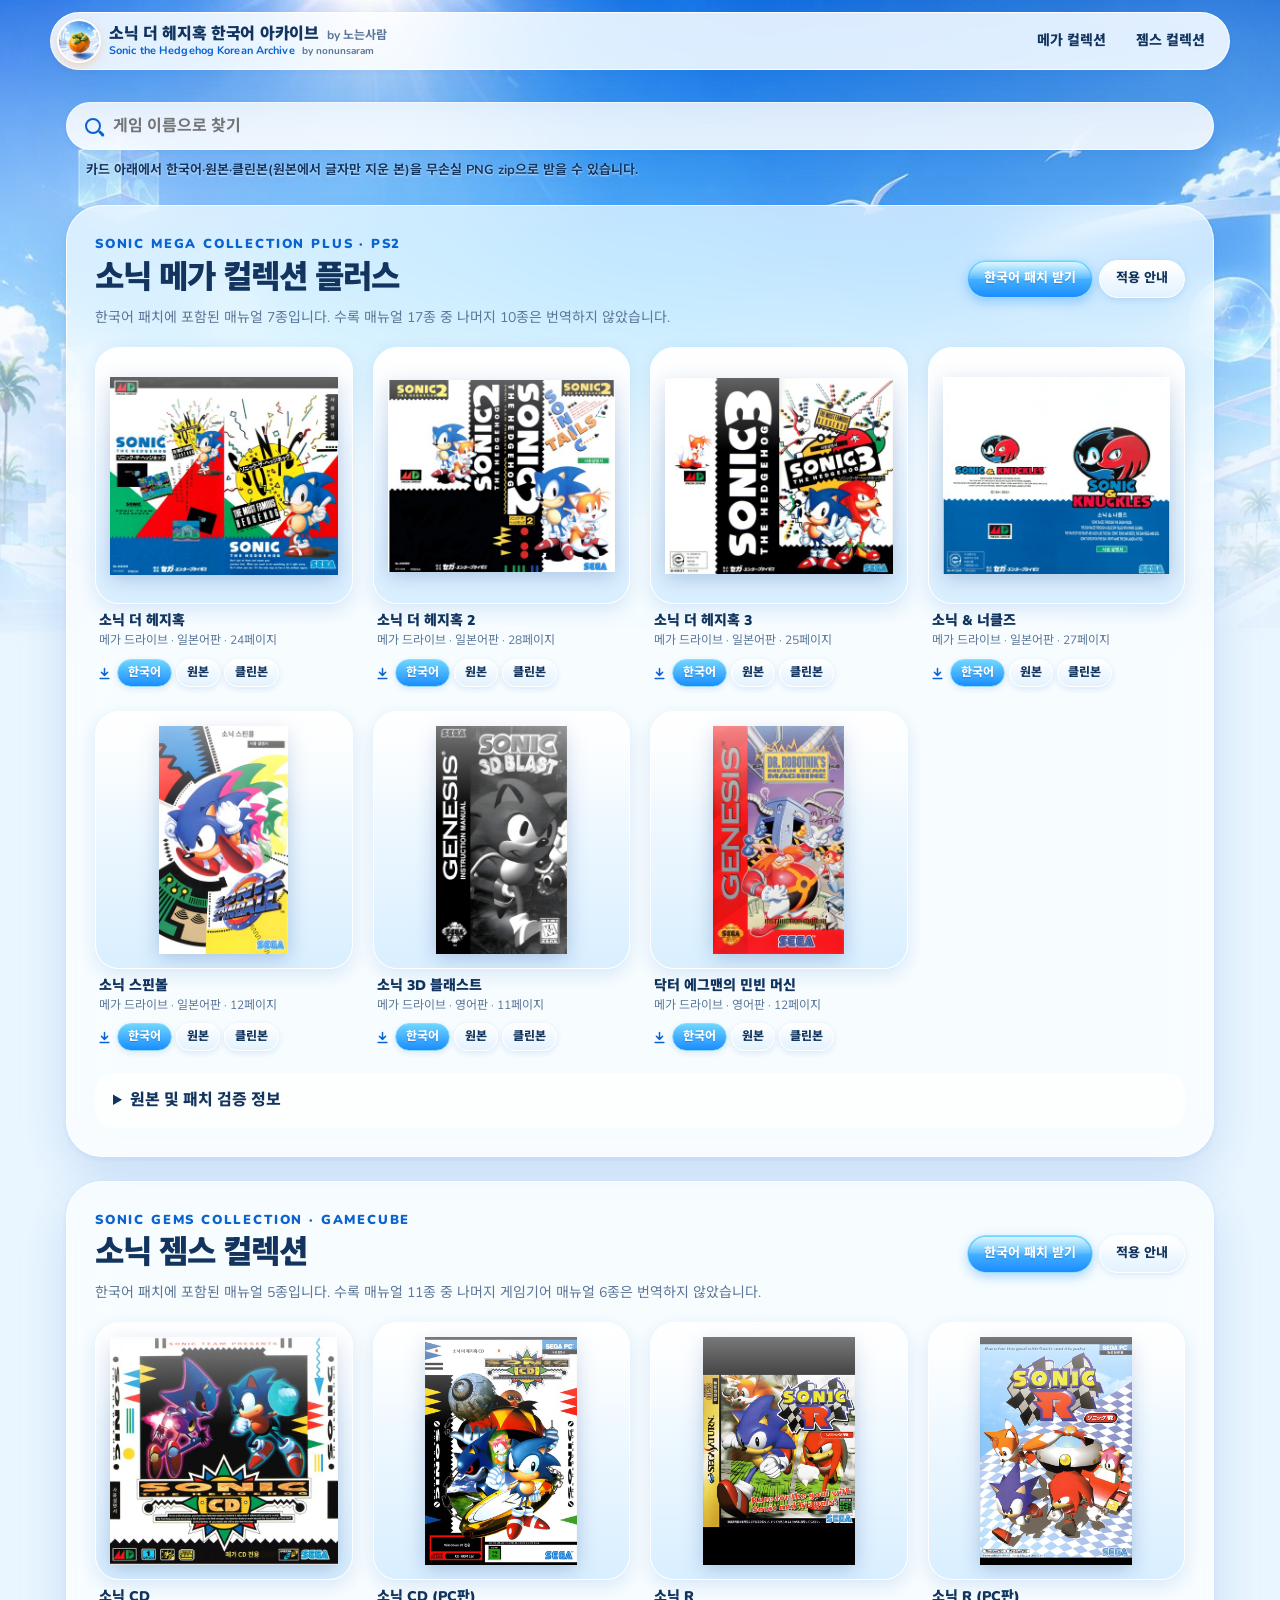
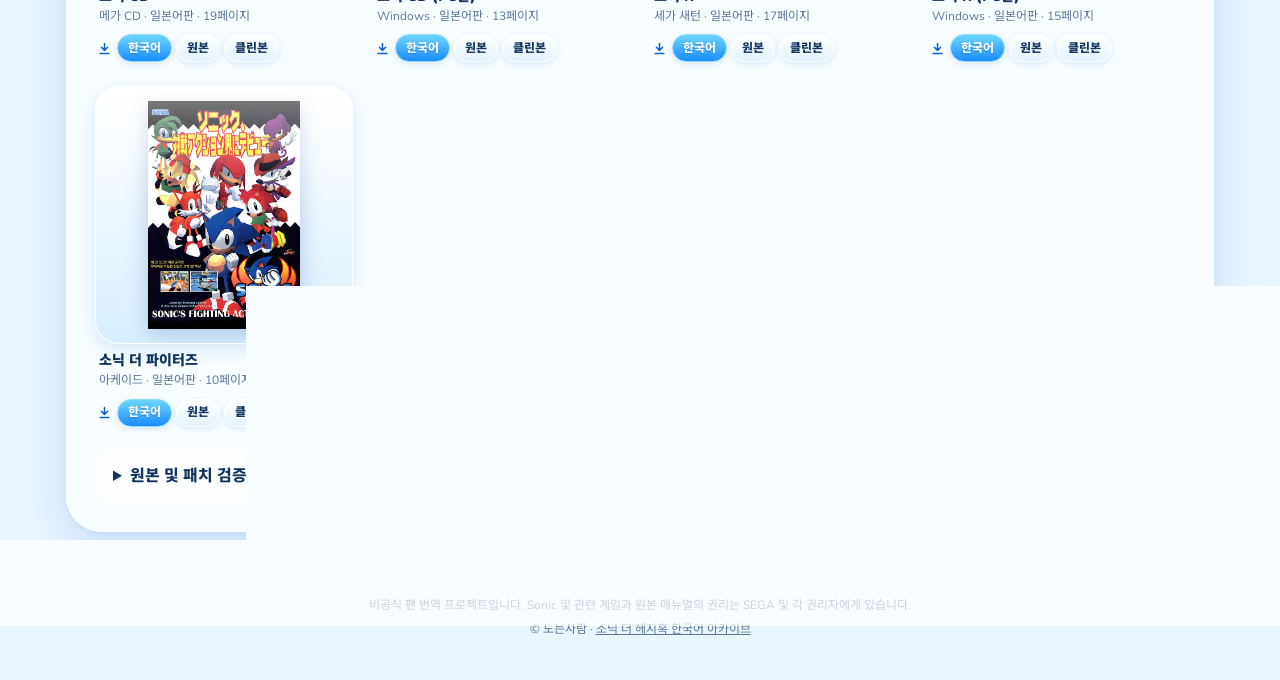
<file: docs/index.html>
<!doctype html>
<html lang="ko">
<head>
<meta charset="utf-8">
<meta name="viewport" content="width=device-width,initial-scale=1">
<title>소닉 한국어 매뉴얼 · 소닉 더 헤지혹 한국어 아카이브</title>
<meta name="description" content="소닉 메가 컬렉션 플러스와 소닉 젬스 컬렉션에 수록된 게임 매뉴얼을 한국어로 옮겨 웹에서 읽을 수 있습니다.">
<meta name="theme-color" content="#3a9bff">
<link rel="icon" href="assets/img/favicon.png" type="image/png">
<link rel="apple-touch-icon" href="assets/img/avatar.jpg">
<link rel="preconnect" href="https://fonts.googleapis.com">
<link rel="preconnect" href="https://fonts.gstatic.com" crossorigin>
<link rel="stylesheet" href="https://fonts.googleapis.com/css2?family=Noto+Sans+KR:wght@400..900&family=Nunito:wght@600..900&display=swap">
<link rel="stylesheet" href="assets/css/styles.css">
<script type="module" src="assets/js/catalog.js"></script>
</head>
<body>
<a class="skip" href="#main">본문으로 이동</a>
<div class="sky" aria-hidden="true"></div>
<div class="bubbles" aria-hidden="true"></div>

<header class="site-header">
  <a href="https://nonunsaram.github.io/sonic-archive/" class="brand">
    <img class="brand-avatar" src="assets/img/avatar.jpg" alt="" width="40" height="40">
    <span class="brand-text"><span class="brand-title">소닉 더 헤지혹 한국어 아카이브 <small class="brand-by">by 노는사람</small></span><span class="brand-en" lang="en">Sonic the Hedgehog Korean Archive <small class="brand-by">by nonunsaram</small></span></span>
  </a>
  <nav class="site-nav" aria-label="사이트">
    <a href="#mega">메가 컬렉션</a>
    <a href="#gems">젬스 컬렉션</a>
  </nav>
</header>

<main id="main">
  <label class="search"><span class="sr-only">매뉴얼 검색</span><input id="search" type="search" placeholder="게임 이름으로 찾기" autocomplete="off"></label>
  <p class="files-note">카드 아래에서 한국어·원본·클린본(원본에서 글자만 지운 본)을 무손실 PNG zip으로 받을 수 있습니다.</p>
  <p id="status" class="sr-only" role="status">매뉴얼을 불러오는 중입니다.</p>
  <div id="collections"></div>
</main>

<footer>
  <p>비공식 팬 번역 프로젝트입니다. Sonic 및 관련 게임과 원본 매뉴얼의 권리는 SEGA 및 각 권리자에게 있습니다.</p>
  <p>© 노는사람 · <a href="https://nonunsaram.github.io/sonic-archive/">소닉 더 헤지혹 한국어 아카이브</a></p>
</footer>
</body>
</html>
</file>
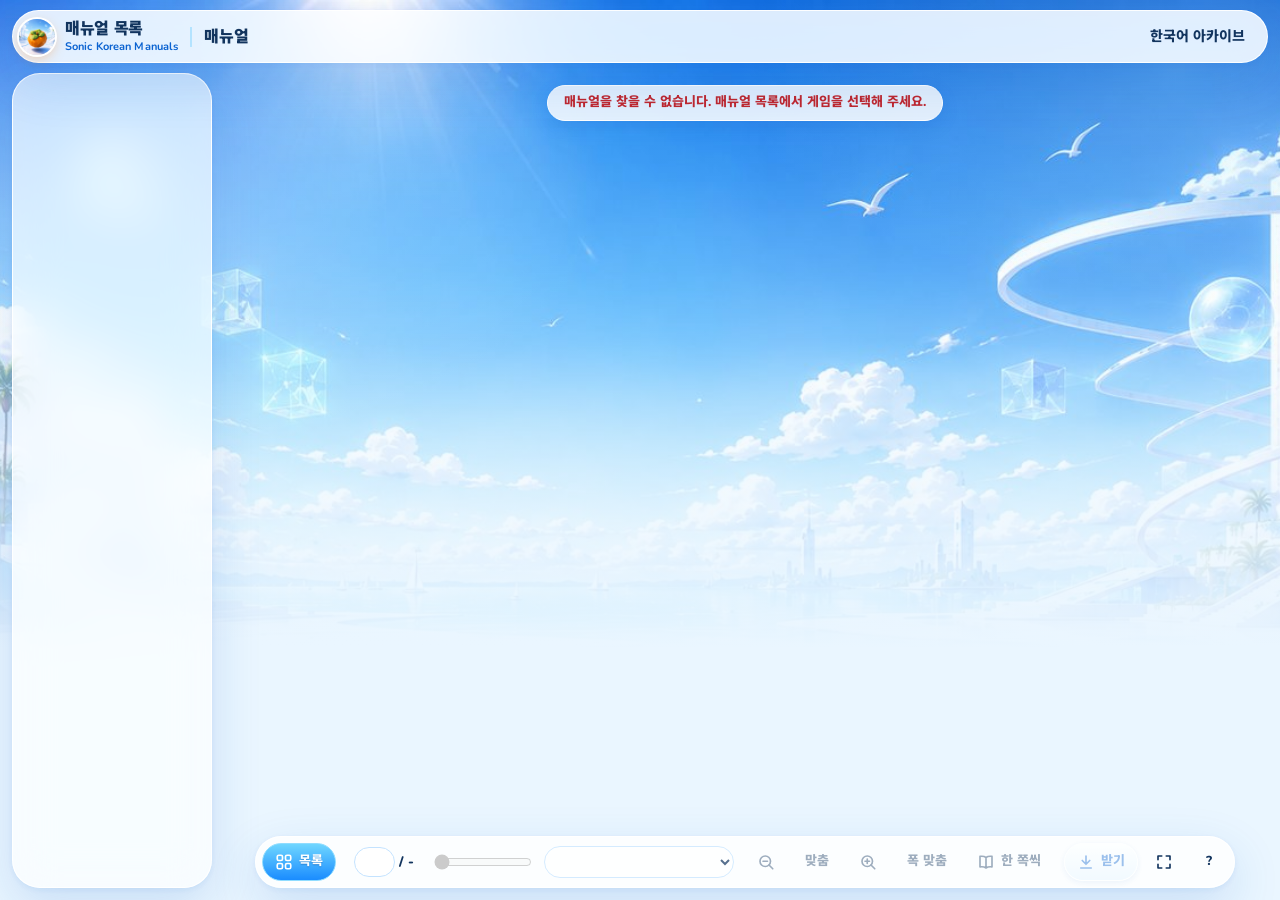
<file: docs/manual.html>
<!doctype html>
<html lang="ko">
<head>
<meta charset="utf-8">
<meta name="viewport" content="width=device-width,initial-scale=1">
<title>한국어 매뉴얼 뷰어</title>
<meta name="theme-color" content="#3a9bff">
<link rel="icon" href="assets/img/favicon.png" type="image/png">
<link rel="preconnect" href="https://fonts.googleapis.com">
<link rel="preconnect" href="https://fonts.gstatic.com" crossorigin>
<link rel="stylesheet" href="https://fonts.googleapis.com/css2?family=Noto+Sans+KR:wght@400..900&family=Nunito:wght@600..900&display=swap">
<link rel="stylesheet" href="assets/css/styles.css">
<script type="module" src="assets/js/reader.js"></script>
</head>
<body class="reader-body">
<a class="skip" href="#viewport">본문으로 이동</a>
<div class="sky" aria-hidden="true"></div>
<header class="site-header">
  <a href="index.html" id="back" class="brand" aria-label="매뉴얼 목록으로">
    <img class="brand-avatar" src="assets/img/avatar.jpg" alt="" width="36" height="36">
    <span class="brand-text"><span class="brand-title">매뉴얼 목록</span><span id="collection" class="brand-en" lang="en">Sonic Korean Manuals</span></span>
  </a>
  <div class="reader-title"><h1><span id="title">매뉴얼</span> <small id="edition"></small></h1><p id="page-info" aria-live="polite"></p></div>
  <nav class="site-nav" aria-label="사이트">
    <a href="https://nonunsaram.github.io/sonic-archive/">한국어 아카이브</a>
  </nav>
</header>
<main class="reader-main" id="main">
  <aside id="thumbs" class="thumbs" aria-label="페이지 목록"><ol id="thumb-list"></ol></aside>
  <div class="stage">
    <p id="status" class="reader-status" role="status" aria-live="polite">매뉴얼을 불러오는 중입니다.</p>
    <div class="view">
      <button id="prev" class="flip prev" type="button" disabled aria-label="이전 페이지" data-step="-1">‹</button>
      <div id="viewport" class="viewport loading" tabindex="-1" data-fit="page">
        <img id="image" alt="" draggable="false">
      </div>
      <button id="next" class="flip next" type="button" disabled aria-label="다음 페이지" data-step="1">›</button>
    </div>
    <div id="help" class="popover help" hidden>
      <h2>사용 방법</h2>
      <dl>
        <dt><kbd>←</kbd> <kbd>→</kbd></dt><dd>이전 / 다음 페이지</dd>
        <dt><kbd>Home</kbd> <kbd>End</kbd></dt><dd>처음 / 마지막 페이지</dd>
        <dt><kbd>+</kbd> <kbd>-</kbd></dt><dd>확대 / 축소</dd>
        <dt><kbd>0</kbd></dt><dd>화면 맞춤으로 되돌리기</dd>
        <dt><kbd>W</kbd></dt><dd>폭 맞춤 전환</dd>
        <dt><kbd>S</kbd></dt><dd>펼친 면을 한 쪽씩 보기</dd>
        <dt><kbd>T</kbd></dt><dd>페이지 목록 보이기 / 숨기기</dd>
        <dt><kbd>D</kbd></dt><dd>받기 메뉴</dd>
        <dt><kbd>F</kbd></dt><dd>전체 화면</dd>
        <dt>터치</dt><dd>좌우로 밀어 넘기기, 두 번 탭해 확대</dd>
      </dl>
    </div>
    <div id="download-menu" class="popover" hidden>
      <a id="download-page" class="menu-item" download>이 페이지 받기<small id="download-page-note"></small></a>
      <hr>
      <div id="download-extras"></div>
    </div>
    <button id="resume" class="resume" type="button" hidden></button>
    <nav class="toolbar" aria-label="매뉴얼 페이지 탐색">
      <div class="group">
        <button id="toggle-thumbs" class="tool" type="button" aria-controls="thumbs" aria-pressed="true" title="페이지 목록 (T)">
          <svg viewBox="0 0 24 24" aria-hidden="true"><rect x="3" y="3" width="7" height="7" rx="2"/><rect x="14" y="3" width="7" height="7" rx="2"/><rect x="3" y="14" width="7" height="7" rx="2"/><rect x="14" y="14" width="7" height="7" rx="2"/></svg><span class="hide-narrow">목록</span>
        </button>
      </div>
      <button class="tool step only-phone" type="button" disabled aria-label="이전 페이지" data-step="-1"><svg viewBox="0 0 24 24" aria-hidden="true"><path d="M15 5l-7 7 7 7"/></svg></button>
      <label class="counter"><span class="sr-only">페이지 번호</span><input id="page-input" type="text" inputmode="numeric" autocomplete="off" disabled> / <span id="page-total">-</span></label>
      <button class="tool step only-phone" type="button" disabled aria-label="다음 페이지" data-step="1"><svg viewBox="0 0 24 24" aria-hidden="true"><path d="M9 5l7 7-7 7"/></svg></button>
      <input id="scrub" class="scrub" type="range" min="1" max="1" value="1" disabled aria-label="페이지 이동">
      <label class="page-select hide-narrow"><span class="sr-only">페이지 선택</span><select id="page" disabled></select></label>
      <div class="group">
        <button id="zoom-out" class="tool hide-phone" type="button" disabled title="축소 (-)" aria-label="축소"><svg viewBox="0 0 24 24" aria-hidden="true"><circle cx="11" cy="11" r="7"/><path d="M8 11h6M21 21l-5-5"/></svg></button>
        <button id="zoom-reset" class="tool" type="button" disabled title="화면 맞춤 (0)"><span id="zoom-label">맞춤</span></button>
        <button id="zoom-in" class="tool" type="button" disabled title="확대 (+)" aria-label="확대"><svg viewBox="0 0 24 24" aria-hidden="true"><circle cx="11" cy="11" r="7"/><path d="M8 11h6M11 8v6M21 21l-5-5"/></svg></button>
        <button id="fit-width" class="tool hide-narrow" type="button" disabled aria-pressed="false" title="폭 맞춤 (W)">폭 맞춤</button>
        <button id="split" class="tool" type="button" disabled aria-pressed="false" title="한 쪽씩 보기 (S)" aria-label="한 쪽씩 보기"><svg viewBox="0 0 24 24" aria-hidden="true"><path d="M12 6v14M12 6c-2-1.5-5-2-8-1.5v14c3-.5 6 0 8 1.5M12 6c2-1.5 5-2 8-1.5v14c-3-.5-6 0-8 1.5"/></svg><span class="hide-narrow">한 쪽씩</span></button>
      </div>
      <div class="group">
        <button id="download" class="tool accent" type="button" disabled aria-controls="download-menu" aria-expanded="false" title="받기 (D)">
          <svg viewBox="0 0 24 24" aria-hidden="true"><path d="M12 4v11M7 10l5 5 5-5M5 20h14"/></svg><span class="hide-narrow">받기</span>
        </button>
        <button id="fullscreen" class="tool hide-phone" type="button" title="전체 화면 (F)" aria-label="전체 화면"><svg viewBox="0 0 24 24" aria-hidden="true"><path d="M4 9V4h5M20 9V4h-5M4 15v5h5M20 15v5h-5"/></svg></button>
        <button id="toggle-help" class="tool" type="button" aria-controls="help" aria-expanded="false" title="사용 방법" aria-label="사용 방법">?</button>
      </div>
    </nav>
  </div>
</main>
</body>
</html>
</file>
<file: docs/assets/css/styles.css>
/* 소닉 한국어 매뉴얼 사이트
   소닉 더 헤지혹 한국어 아카이브(nonunsaram.github.io/sonic-archive)와 같은 디자인:
   Wii 시절 프루티거 에어로 느낌의 하늘, 유리 패널, 동글동글한 광택 버튼. */
:root {
  color-scheme: light;
  --sky: #3a9bff;
  --sky-deep: #0b63d1;
  --aqua: #1fb6ff;
  --ink: #12345e;
  --muted: #5b7698;
  --glass: rgba(255, 255, 255, .68);
  --glass-strong: rgba(255, 255, 255, .86);
  --stroke: rgba(255, 255, 255, .95);
  --shadow: 0 18px 50px rgba(20, 100, 200, .16), 0 2px 6px rgba(20, 100, 200, .08);
  --kaki: #ff8a1f;
  --font: "Nunito", "Noto Sans KR", -apple-system, BlinkMacSystemFont, "Apple SD Gothic Neo", "Malgun Gothic", system-ui, sans-serif;
}
* { box-sizing: border-box; }
html { -webkit-text-size-adjust: 100%; scroll-behavior: smooth; scroll-padding-top: 96px; }
body { margin: 0; min-height: 100vh; font-family: var(--font); color: var(--ink); line-height: 1.65; word-break: keep-all; overflow-wrap: anywhere; background: #eaf6ff; }
a { color: var(--sky-deep); }
img { max-width: 100%; }
button, input, select { font: inherit; color: inherit; }
button, a, select, input { touch-action: manipulation; }
button { cursor: pointer; }
button:disabled { opacity: .4; cursor: default; }
:focus-visible { outline: 3px solid var(--kaki); outline-offset: 3px; }
.skip { position: fixed; left: 12px; top: -100px; z-index: 50; padding: 12px 18px; border-radius: 999px; background: #fff; }
.skip:focus { top: 12px; }
.muted { color: var(--muted); font-size: 14px; margin: 0; }
.error { color: #c0262d !important; }
/* .tool 같은 display 지정이 hidden 속성을 덮어쓰지 않도록 합니다. */
[hidden] { display: none !important; }
.sr-only { position: absolute; width: 1px; height: 1px; overflow: hidden; clip: rect(0 0 0 0); white-space: nowrap; }
code { font-family: ui-monospace, SFMono-Regular, Menlo, Consolas, monospace; overflow-wrap: anywhere; font-size: 12px; }

/* 하늘 배경 */
.sky { position: fixed; inset: 0; z-index: -1; overflow: hidden; background:
  linear-gradient(180deg, rgba(234,246,255,0) 0%, rgba(234,246,255,.25) 38%, #eaf6ff 72%),
  url("../img/sky.jpg") center top / cover no-repeat, #8fd0ff; }
.sky::after { content: ""; position: absolute; inset: -20%; background:
  radial-gradient(40% 30% at 20% 30%, rgba(255,255,255,.35), transparent 70%),
  radial-gradient(35% 25% at 80% 20%, rgba(170,240,255,.35), transparent 70%);
  animation: drift 26s ease-in-out infinite alternate; }
@keyframes drift { to { transform: translate(8%, 4%) rotate(4deg); } }

/* 유리 상단 바 */
.site-header { position: sticky; top: 12px; z-index: 20; display: flex; align-items: center; gap: 12px; max-width: 1180px; margin: 12px auto 0; padding: 8px 10px 8px 8px; border: 1px solid var(--stroke); border-radius: 999px; background: var(--glass-strong); box-shadow: var(--shadow); backdrop-filter: blur(18px) saturate(1.4); -webkit-backdrop-filter: blur(18px) saturate(1.4); }
.brand { display: flex; align-items: center; gap: 10px; min-width: 0; color: var(--ink); text-decoration: none; font-weight: 900; letter-spacing: -.02em; }
.brand-avatar { flex: none; width: 40px; height: 40px; border-radius: 50%; object-fit: cover; box-shadow: 0 0 0 2px #fff, 0 4px 12px rgba(255,138,31,.35); }
.brand-text { display: flex; flex-direction: column; min-width: 0; line-height: 1.2; }
.brand-title, .brand-en { white-space: nowrap; overflow: hidden; text-overflow: ellipsis; }
.brand-en { font-size: 11px; font-weight: 700; letter-spacing: .01em; color: var(--sky-deep); }
.brand-by { margin-left: 4px; font-size: 12px; font-weight: 700; letter-spacing: 0; color: var(--muted); }
.brand-en .brand-by { font-size: 10px; }
.site-nav { display: flex; gap: 2px; margin-left: auto; }
.site-nav a { padding: 8px 14px; border-radius: 999px; color: var(--ink); font-size: 14px; font-weight: 800; text-decoration: none; white-space: nowrap; }
.site-nav a:hover { background: rgba(31,182,255,.12); color: var(--sky-deep); }

/* 광택 버튼 */
.btn, .tool, .edition-chip { position: relative; isolation: isolate; overflow: hidden; }
.btn::after { content: ""; position: absolute; inset: 1px 1px 50% 1px; z-index: -1; border-radius: 999px 999px 40% 40% / 999px 999px 18px 18px; background: linear-gradient(180deg, rgba(255,255,255,.75), rgba(255,255,255,.08)); pointer-events: none; }
.btn { display: inline-flex; align-items: center; justify-content: center; gap: 6px; height: 38px; padding: 0 16px; border: 1px solid #fff; border-radius: 999px; background: linear-gradient(180deg, #fff, #e3f2ff); box-shadow: 0 2px 6px rgba(20,100,200,.14); color: var(--ink); font-size: 13px; font-weight: 800; text-decoration: none; white-space: nowrap; transition: transform .12s; }
.btn:hover { transform: translateY(-1px); color: var(--sky-deep); }
.btn:active { transform: scale(.93); transition-duration: .06s; }
.btn.primary { border-color: #8fdcff; background: linear-gradient(180deg, #6fd6ff, #1a8cff); color: #fff; text-shadow: 0 1px 1px rgba(0,60,140,.35); box-shadow: 0 4px 12px rgba(26,140,255,.35); }
.btn.primary:hover { color: #fff; }
.btn.small { height: 32px; padding: 0 12px; font-size: 12px; }
.btn svg { width: 16px; height: 16px; flex: none; fill: none; stroke: currentColor; stroke-width: 2.2; stroke-linecap: round; stroke-linejoin: round; }

/* 유리 패널 */
main { max-width: 1180px; margin: 0 auto; padding: 12px 16px 40px; }
.eyebrow { margin: 0; font-size: 13px; font-weight: 900; letter-spacing: .14em; text-transform: uppercase; color: var(--sky-deep); }
.panel { margin-top: 24px; padding: 28px; border: 1px solid var(--stroke); border-radius: 36px; background: var(--glass); box-shadow: var(--shadow); backdrop-filter: blur(22px) saturate(1.3); -webkit-backdrop-filter: blur(22px) saturate(1.3); }
.panel[hidden] { display: none; }
.panel-head { display: flex; justify-content: space-between; align-items: end; gap: 16px; margin-bottom: 8px; }
.panel h2 { margin: 2px 0 0; font-size: clamp(24px, 3vw, 32px); font-weight: 900; letter-spacing: -.03em; line-height: 1.25; }
.panel-actions { display: flex; flex-wrap: wrap; gap: 6px; }
.search { position: relative; display: block; max-width: 1180px; margin: 20px auto 0; }
.search input { width: 100%; height: 48px; padding: 0 20px 0 46px; border: 1px solid var(--stroke); border-radius: 999px; background: var(--glass-strong); box-shadow: var(--shadow); font-weight: 700; backdrop-filter: blur(18px); -webkit-backdrop-filter: blur(18px); }
.search::before, .search::after { z-index: 1; pointer-events: none; }
.search::before { content: ""; position: absolute; left: 19px; top: 16px; width: 12px; height: 12px; border: 2.5px solid var(--sky-deep); border-radius: 50%; }
.search::after { content: ""; position: absolute; left: 32px; top: 30px; width: 7px; height: 2.5px; border-radius: 2px; background: var(--sky-deep); transform: rotate(45deg); }

/* 매뉴얼 카드 */
.manuals { display: grid; grid-template-columns: repeat(4, minmax(0, 1fr)); gap: 24px 20px; margin-top: 18px; }
.manual { display: flex; flex-direction: column; }
.manual-link { display: flex; flex-direction: column; color: var(--ink); text-decoration: none; }
.manual-cover { position: relative; display: block; aspect-ratio: 1; overflow: hidden; border: 1px solid #fff; border-radius: 24px; background: linear-gradient(180deg, #fff, #d9efff); box-shadow: 0 6px 18px rgba(20,100,200,.14); transition: transform .15s; }
.manual-cover::after { content: ""; position: absolute; inset: 0 0 60% 0; background: linear-gradient(180deg, rgba(255,255,255,.55), rgba(255,255,255,0)); pointer-events: none; }
.manual-cover img { position: absolute; inset: 14px; width: calc(100% - 28px); height: calc(100% - 28px); object-fit: contain; filter: drop-shadow(0 4px 10px rgba(10,60,140,.25)); }
.manual-link:hover .manual-cover { transform: translateY(-4px) scale(1.02); }
.manual-title { margin-top: 8px; padding: 0 4px; font-size: 14px; font-weight: 900; line-height: 1.35; }
.manual-link:hover .manual-title { color: var(--sky-deep); }
.manual-meta { padding: 0 4px; font-size: 12px; color: var(--muted); }
.manual-files { display: flex; flex-wrap: wrap; align-items: center; gap: 4px; margin-top: 8px; padding: 0 2px; }
.manual-files svg { width: 15px; height: 15px; margin-right: 1px; fill: none; stroke: var(--sky-deep); stroke-width: 2.4; stroke-linecap: round; stroke-linejoin: round; }
.file-btn { display: inline-flex; align-items: center; height: 28px; padding: 0 10px; border: 1px solid #fff; border-radius: 999px; background: linear-gradient(180deg, #fff, #e3f2ff); box-shadow: 0 2px 6px rgba(20,100,200,.14); color: var(--ink); font-size: 12px; font-weight: 800; text-decoration: none; white-space: nowrap; font-variant-numeric: tabular-nums; transition: transform .12s; }
.file-btn:hover { transform: translateY(-1px); color: var(--sky-deep); }
.file-btn:active { transform: scale(.93); }
.file-btn.ko { border-color: #8fdcff; background: linear-gradient(180deg, #6fd6ff, #1a8cff); color: #fff; text-shadow: 0 1px 1px rgba(0,60,140,.35); }
.file-btn.ko:hover { color: #fff; }
.files-note { max-width: 1180px; margin: 10px auto 0; padding: 0 20px; color: var(--ink); font-size: 13px; font-weight: 700; text-shadow: 0 1px 2px rgba(255,255,255,.8); }
.panel > .muted { margin-bottom: 4px; }
.panel details { margin-top: 22px; }

details { margin-top: 14px; padding: 14px 18px; border-radius: 20px; background: rgba(255,255,255,.7); }
summary { cursor: pointer; font-weight: 800; }
#checksums p { margin: 10px 0 0; }

footer { display: flex; flex-direction: column; align-items: center; gap: 4px; padding: 24px 16px 40px; text-align: center; font-size: 12px; color: var(--muted); }
footer p { margin: 0; max-width: 760px; }
footer a { color: inherit; }

/* ── 매뉴얼 뷰어 ───────────────────────────────── */
.reader-body { height: 100vh; height: 100dvh; min-height: 0; display: flex; flex-direction: column; overflow: hidden; }
.reader-body .site-header { position: relative; top: 0; flex: none; width: calc(100% - 24px); max-width: none; margin: 10px 12px 0; padding: 6px 8px 6px 6px; }
.reader-body .brand-avatar { width: 36px; height: 36px; }
.reader-title { min-width: 0; display: flex; flex-direction: column; justify-content: center; line-height: 1.25; padding-left: 12px; border-left: 2px solid rgba(31,182,255,.25); }
.reader-title h1 { margin: 0; font-size: 16px; font-weight: 900; letter-spacing: -.02em; white-space: nowrap; overflow: hidden; text-overflow: ellipsis; }
.reader-title h1 small { margin-left: 6px; font-size: 12px; font-weight: 700; letter-spacing: 0; color: var(--muted); }
/* 지금 보는 페이지: 매뉴얼 위에 띄우지 않고 상단 바 안에 늘 보입니다. */
.reader-title p { margin: 0; font-size: 13px; font-weight: 800; color: var(--sky-deep); white-space: nowrap; overflow: hidden; text-overflow: ellipsis; font-variant-numeric: tabular-nums; }
.reader-main { flex: 1; min-height: 0; display: flex; gap: 10px; width: 100%; max-width: none; margin: 0; padding: 10px 12px 12px; }
.thumbs { flex: none; width: 200px; overflow-y: auto; padding: 10px; border: 1px solid var(--stroke); border-radius: 28px; background: var(--glass); box-shadow: var(--shadow); backdrop-filter: blur(22px) saturate(1.3); -webkit-backdrop-filter: blur(22px) saturate(1.3); scrollbar-width: thin; scrollbar-color: rgba(11,99,209,.35) transparent; }
.thumbs ol { list-style: none; margin: 0; padding: 0; display: grid; grid-template-columns: minmax(0, 1fr); gap: 8px; }
.thumb { display: block; width: 100%; min-width: 0; padding: 6px; border: 2px solid transparent; border-radius: 18px; background: transparent; color: var(--ink); text-align: left; font-size: 12px; font-weight: 700; line-height: 1.35; }
.thumb:hover { background: rgba(255,255,255,.7); }
.thumb[aria-current="page"] { border-color: #8fdcff; background: linear-gradient(180deg, #fff, #e3f2ff); box-shadow: 0 4px 12px rgba(26,140,255,.25); }
.thumb img { display: block; width: 100%; aspect-ratio: var(--ratio, 1.15); object-fit: contain; background: rgba(255,255,255,.6); border-radius: 12px; }
.thumb > span { display: -webkit-box; margin-top: 5px; padding: 0 2px; overflow: hidden; -webkit-box-orient: vertical; -webkit-line-clamp: 2; line-clamp: 2; }
.thumb b { color: var(--sky-deep); font-weight: 900; margin-right: 4px; }
.thumb .kind { display: inline; margin-left: 4px; padding: 0 6px; border-radius: 999px; background: #fff2cc; color: #8a5a00; font-size: 10px; }
.stage { position: relative; flex: 1; min-width: 0; display: flex; flex-direction: column; gap: 10px; }
.view { position: relative; flex: 1; min-height: 0; display: flex; }
/* 좌우 여백에 넘김 버튼 자리를 비워 두어 버튼이 매뉴얼을 가리지 않습니다. */
.viewport { position: relative; flex: 1; min-width: 0; min-height: 0; overflow: auto; display: grid; place-items: start; padding: 14px 66px; border-radius: 28px; outline: none; scrollbar-gutter: stable both-edges; scrollbar-width: thin; scrollbar-color: rgba(11,99,209,.35) transparent; touch-action: pan-y pinch-zoom; }
.viewport img { display: block; margin: auto; max-width: none; border-radius: 6px; box-shadow: 0 16px 40px rgba(10,60,140,.3), 0 0 0 1px rgba(255,255,255,.8); user-select: none; -webkit-user-drag: none; transition: opacity .15s; }
.viewport.loading img { opacity: .35; }
.viewport.split:not(.zoomed) { overflow-x: hidden; }
/* 한 쪽씩 보기에서는 그림자가 화면 가장자리에서 잘려 보이므로 테두리만 남깁니다. */
.viewport.split:not(.zoomed) img { box-shadow: 0 0 0 1px rgba(255,255,255,.8); clip-path: inset(0 50% 0 0); }
.viewport.split.right:not(.zoomed) img { clip-path: inset(0 0 0 50%); }
.viewport.zoomed { cursor: grab; touch-action: auto; }
.viewport.zoomed.dragging { cursor: grabbing; }
.flip { position: absolute; top: 50%; z-index: 2; width: 48px; height: 48px; margin-top: -24px; border: 1px solid #fff; border-radius: 50%; background: linear-gradient(180deg, #fff, #d6ecff); color: var(--sky-deep); font-size: 28px; font-weight: 900; line-height: 1; box-shadow: 0 6px 16px rgba(20,100,200,.25); opacity: .9; transition: opacity .15s, transform .12s; }
.flip:hover:not(:disabled) { opacity: 1; transform: scale(1.08); }
.flip:disabled { opacity: 0; pointer-events: none; }
.flip.prev { left: var(--flip-inset, 8px); }
.flip.next { right: var(--flip-inset, 8px); }
.reader-status { position: absolute; left: 50%; top: 12px; z-index: 3; transform: translateX(-50%); max-width: calc(100% - 32px); margin: 0; padding: 6px 16px; border: 1px solid #fff; border-radius: 999px; background: var(--glass-strong); color: var(--ink); font-size: 13px; font-weight: 800; box-shadow: 0 6px 16px rgba(20,100,200,.18); backdrop-filter: blur(12px); -webkit-backdrop-filter: blur(12px); pointer-events: none; transition: opacity .3s; }
.reader-status:empty, .reader-status.quiet { opacity: 0; }
.resume { position: absolute; left: 50%; bottom: 66px; z-index: 4; transform: translateX(-50%); max-width: calc(100% - 32px); height: 40px; padding: 0 18px; border: 1px solid #8fdcff; border-radius: 999px; background: linear-gradient(180deg, #6fd6ff, #1a8cff); color: #fff; font-size: 13px; font-weight: 900; white-space: nowrap; text-shadow: 0 1px 1px rgba(0,60,140,.35); box-shadow: 0 8px 20px rgba(26,140,255,.35); }
.resume[hidden] { display: none; }
.reader-status.error { opacity: 1; }
.toolbar { flex: none; display: flex; align-items: center; gap: 10px; margin: 0 auto; width: 100%; max-width: 980px; padding: 6px; border: 1px solid var(--stroke); border-radius: 999px; background: var(--glass-strong); box-shadow: var(--shadow); backdrop-filter: blur(18px) saturate(1.4); -webkit-backdrop-filter: blur(18px) saturate(1.4); font-size: 13px; }
.toolbar .group { display: flex; align-items: center; gap: 4px; }
.tool { display: inline-flex; align-items: center; justify-content: center; gap: 6px; min-width: 38px; height: 38px; padding: 0 12px; border: 1px solid transparent; border-radius: 999px; background: transparent; color: var(--ink); font-size: 13px; font-weight: 800; text-decoration: none; white-space: nowrap; }
.tool:hover:not(:disabled) { color: var(--sky-deep); background: rgba(31,182,255,.12); }
.tool[aria-pressed="true"], .tool[aria-expanded="true"] { border-color: #8fdcff; background: linear-gradient(180deg, #6fd6ff, #1a8cff); color: #fff; text-shadow: 0 1px 1px rgba(0,60,140,.35); }
.tool svg { width: 18px; height: 18px; fill: none; stroke: currentColor; stroke-width: 2.2; stroke-linecap: round; stroke-linejoin: round; }
.tool.accent { border-color: #fff; background: linear-gradient(180deg, #fff, #e3f2ff); box-shadow: 0 2px 6px rgba(20,100,200,.16); color: var(--sky-deep); }
.counter { min-width: 76px; text-align: center; font-variant-numeric: tabular-nums; font-weight: 900; }
.counter input { width: 3.2em; height: 30px; padding: 0 4px; border: 1px solid #c4e3ff; border-radius: 999px; background: #fff; text-align: center; font-weight: 900; }
.scrub { flex: 1; min-width: 40px; accent-color: var(--aqua); }
.page-select { flex: 0 1 190px; min-width: 0; }
.toolbar select { width: 100%; height: 32px; padding: 0 10px; border: 1px solid #c4e3ff; border-radius: 999px; background: #fff; font-weight: 700; }
.popover { position: absolute; right: 12px; bottom: 66px; z-index: 5; width: min(300px, calc(100% - 24px)); max-height: calc(100% - 72px); overflow-y: auto; padding: 8px; border: 1px solid #fff; border-radius: 24px; background: rgba(255,255,255,.95); box-shadow: 0 16px 44px rgba(10,60,140,.28); backdrop-filter: blur(18px); -webkit-backdrop-filter: blur(18px); }
.popover[hidden] { display: none; }
.menu-item { display: block; width: 100%; padding: 10px 14px; border: 0; border-radius: 16px; background: transparent; color: var(--ink); font-size: 14px; font-weight: 900; text-align: left; text-decoration: none; }
.menu-item:hover:not(:disabled) { background: linear-gradient(180deg, #fff, #e3f2ff); color: var(--sky-deep); }
.menu-item small { display: block; color: var(--muted); font-size: 12px; font-weight: 700; }
.popover hr { margin: 6px 10px; border: 0; border-top: 1px solid #d6ecff; }
.menu-note { margin: 4px 14px 6px; color: var(--muted); font-size: 12px; }
.help { padding: 16px 18px; font-size: 13px; }
.help h2 { margin: 0 0 8px; font-size: 15px; font-weight: 900; }
.help dl { display: grid; grid-template-columns: auto 1fr; gap: 4px 12px; margin: 0; }
.help dt { font-weight: 800; }
.help dd { margin: 0; color: var(--muted); }
kbd { display: inline-block; min-width: 20px; padding: 0 5px; border: 1px solid #c4e3ff; border-bottom-width: 2px; border-radius: 6px; background: #fff; font: 800 11px/18px var(--font); text-align: center; }
.reader-body.no-thumbs .thumbs { display: none; }
.only-narrow, .only-phone { display: none !important; }

@media (max-width: 860px), (max-height: 520px) {
  .site-nav, .hide-narrow, .reader-title h1 small { display: none !important; }
  .only-narrow { display: inline-flex !important; }
  .reader-main { position: relative; padding: 8px; }
  /* 서랍은 아래 메뉴를 덮지 않아 목록 버튼으로 다시 닫을 수 있습니다. */
  .thumbs { position: absolute; z-index: 10; inset: 8px auto 66px 8px; width: min(78vw, 300px); transform: translateX(calc(-100% - 16px)); transition: transform .2s; background: rgba(255,255,255,.92); }
  .reader-body.thumbs-open .thumbs { transform: none; }
  .reader-body.no-thumbs .thumbs { display: block; }
  .thumbs ol { grid-template-columns: repeat(2, minmax(0, 1fr)); }
  .flip { width: 40px; height: 40px; margin-top: -20px; font-size: 22px; }
  .view { --flip-min: 4px; }
  .viewport { padding: 6px 50px; }
  .toolbar { gap: 2px; }
  .popover { bottom: 60px; right: 8px; }
  .resume { bottom: 60px; }
  .manuals { grid-template-columns: repeat(2, minmax(0, 1fr)); }
}
/* 가로로 눕힌 휴대폰: 위아래가 좁으므로 상단 바와 메뉴를 얇게 합니다. */
@media (max-height: 520px) {
  .reader-body .site-header { margin: 6px 8px 0; width: calc(100% - 16px); padding: 3px 6px 3px 3px; }
  .reader-body .brand-avatar { width: 30px; height: 30px; }
  .reader-body .brand-text { display: none; }
  .reader-title { flex-direction: row; align-items: baseline; gap: 10px; }
  .reader-title h1 { flex: 0 1 auto; min-width: 0; }
  .reader-title p { flex: 1 1 auto; min-width: 0; }
  .reader-main { padding: 6px 8px 8px; }
  .stage { gap: 6px; }
  .viewport { padding-block: 2px; }
  .toolbar { max-width: 640px; padding: 3px; }
  .tool { height: 34px; }
  .popover, .resume { bottom: 50px; }
  .thumbs { inset: 6px auto 52px 8px; }
  .thumbs ol { grid-template-columns: repeat(2, minmax(0, 1fr)); }
}
@media (max-width: 760px) {
  .site-header { margin: 8px 8px 0; top: 8px; }
  .files-note { margin-top: 8px; padding: 0 12px; font-size: 12px; }
  .panel { padding: 18px 14px; border-radius: 28px; }
  .panel-head { flex-direction: column; align-items: stretch; }
  main { padding: 0 8px 32px; }
  .search { margin: 14px 0 0; }
}
@media (max-width: 560px) {
  .reader-body .brand-text { display: none; }
  .reader-title { padding-left: 10px; }
  .toolbar select, .scrub, .flip { display: none; }
  .only-phone { display: inline-flex !important; }
  .viewport { padding: 6px; }
  /* 버튼이 화면 폭을 나눠 가져서 작은 휴대폰(폭 320px)에서도 메뉴가 넘치지 않습니다. */
  .toolbar { justify-content: space-between; gap: 0; }
  .toolbar .group { display: contents; }
  .tool { flex: 1 1 0; min-width: 0; padding: 0 2px; }
  .counter { flex: none; min-width: 0; padding: 0 2px; }
  .counter input { width: 2.4em; }
  /* 확대 버튼은 하나만: 맞춤 상태에서는 +, 확대 중에는 배율(누르면 맞춤으로 돌아감) */
  .reader-body:not(.is-zoomed) #zoom-reset, .reader-body.is-zoomed #zoom-in { display: none; }
  #zoom-label { font-size: 12px; }
  .hide-phone { display: none !important; }
  .manual-files svg { display: none; }
  .file-btn { padding: 0 8px; }
}
@media (max-width: 480px) { .brand-title { font-size: 13px; } .brand-by { display: none; } .brand-en { font-size: 10px; } }
/* 떠오르는 물방울 */
.bubbles { position: fixed; inset: 0; z-index: -1; overflow: hidden; pointer-events: none; }
.bubble { position: absolute; left: var(--x); bottom: calc(var(--s) * -1.5); width: var(--s); height: var(--s); animation: rise var(--d) linear var(--delay) infinite; }
.bubble i { display: block; width: 100%; height: 100%; border-radius: 50%; animation: wobble var(--w) ease-in-out infinite alternate;
  background:
    radial-gradient(circle at 30% 26%, rgba(255,255,255,.95) 0 9%, rgba(255,255,255,0) 20%),
    radial-gradient(circle at 70% 78%, rgba(255,255,255,.55) 0 6%, rgba(255,255,255,0) 14%),
    radial-gradient(circle at 50% 50%, rgba(255,255,255,0) 52%, rgba(160,225,255,.28) 72%, rgba(120,205,255,.55) 88%, rgba(255,255,255,.9) 100%);
  box-shadow: inset -4px -6px 14px rgba(70,170,255,.28), inset 3px 4px 10px rgba(255,255,255,.55), 0 6px 18px rgba(30,120,220,.12); }
@keyframes rise { to { transform: translateY(calc(-100vh - var(--s) * 3)); } }
@keyframes wobble {
  0% { transform: translateX(calc(var(--sway) * -1)) scale(1, 1); }
  50% { transform: translateX(0) scale(1.06, .95); }
  100% { transform: translateX(var(--sway)) scale(.96, 1.05); }
}
@media (prefers-reduced-motion: reduce) { .bubbles { display: none; } }
@media (prefers-reduced-motion: reduce) { html { scroll-behavior: auto; } * { animation: none !important; transition: none !important; } }
</file>
